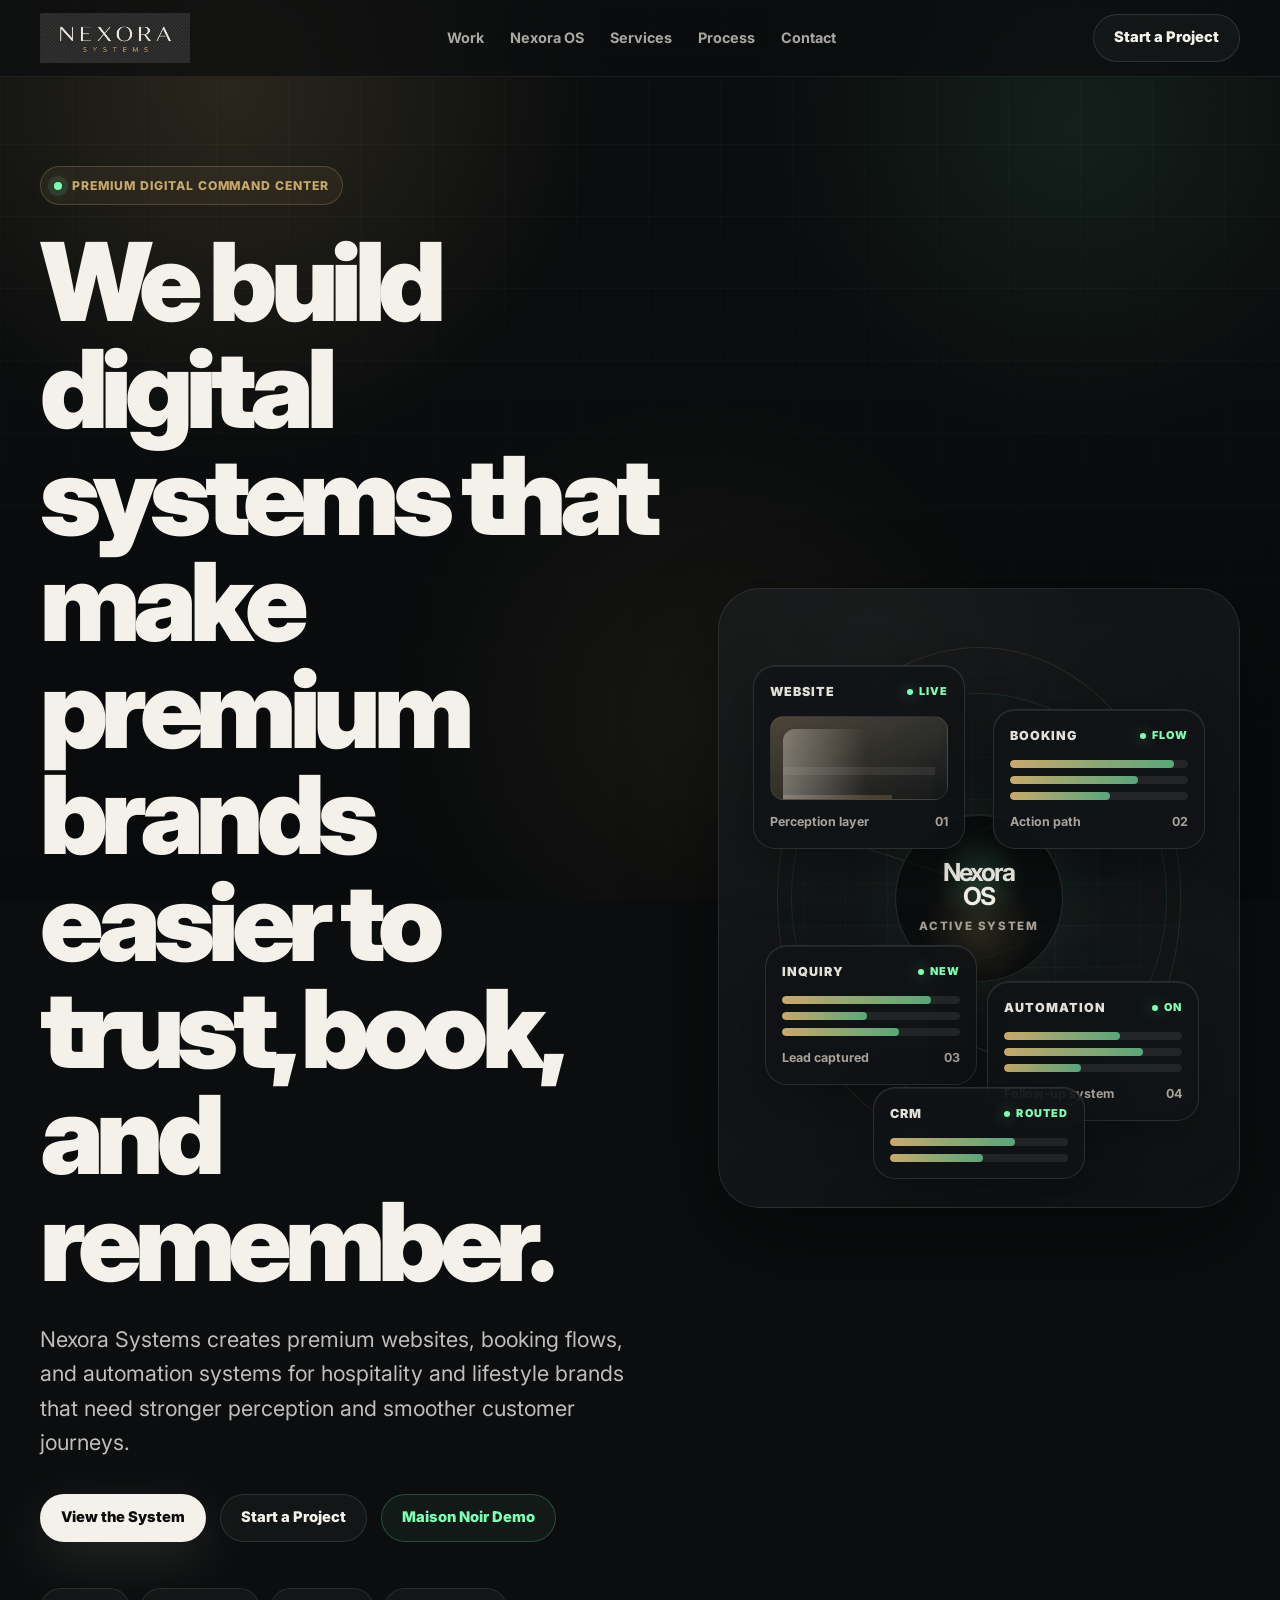
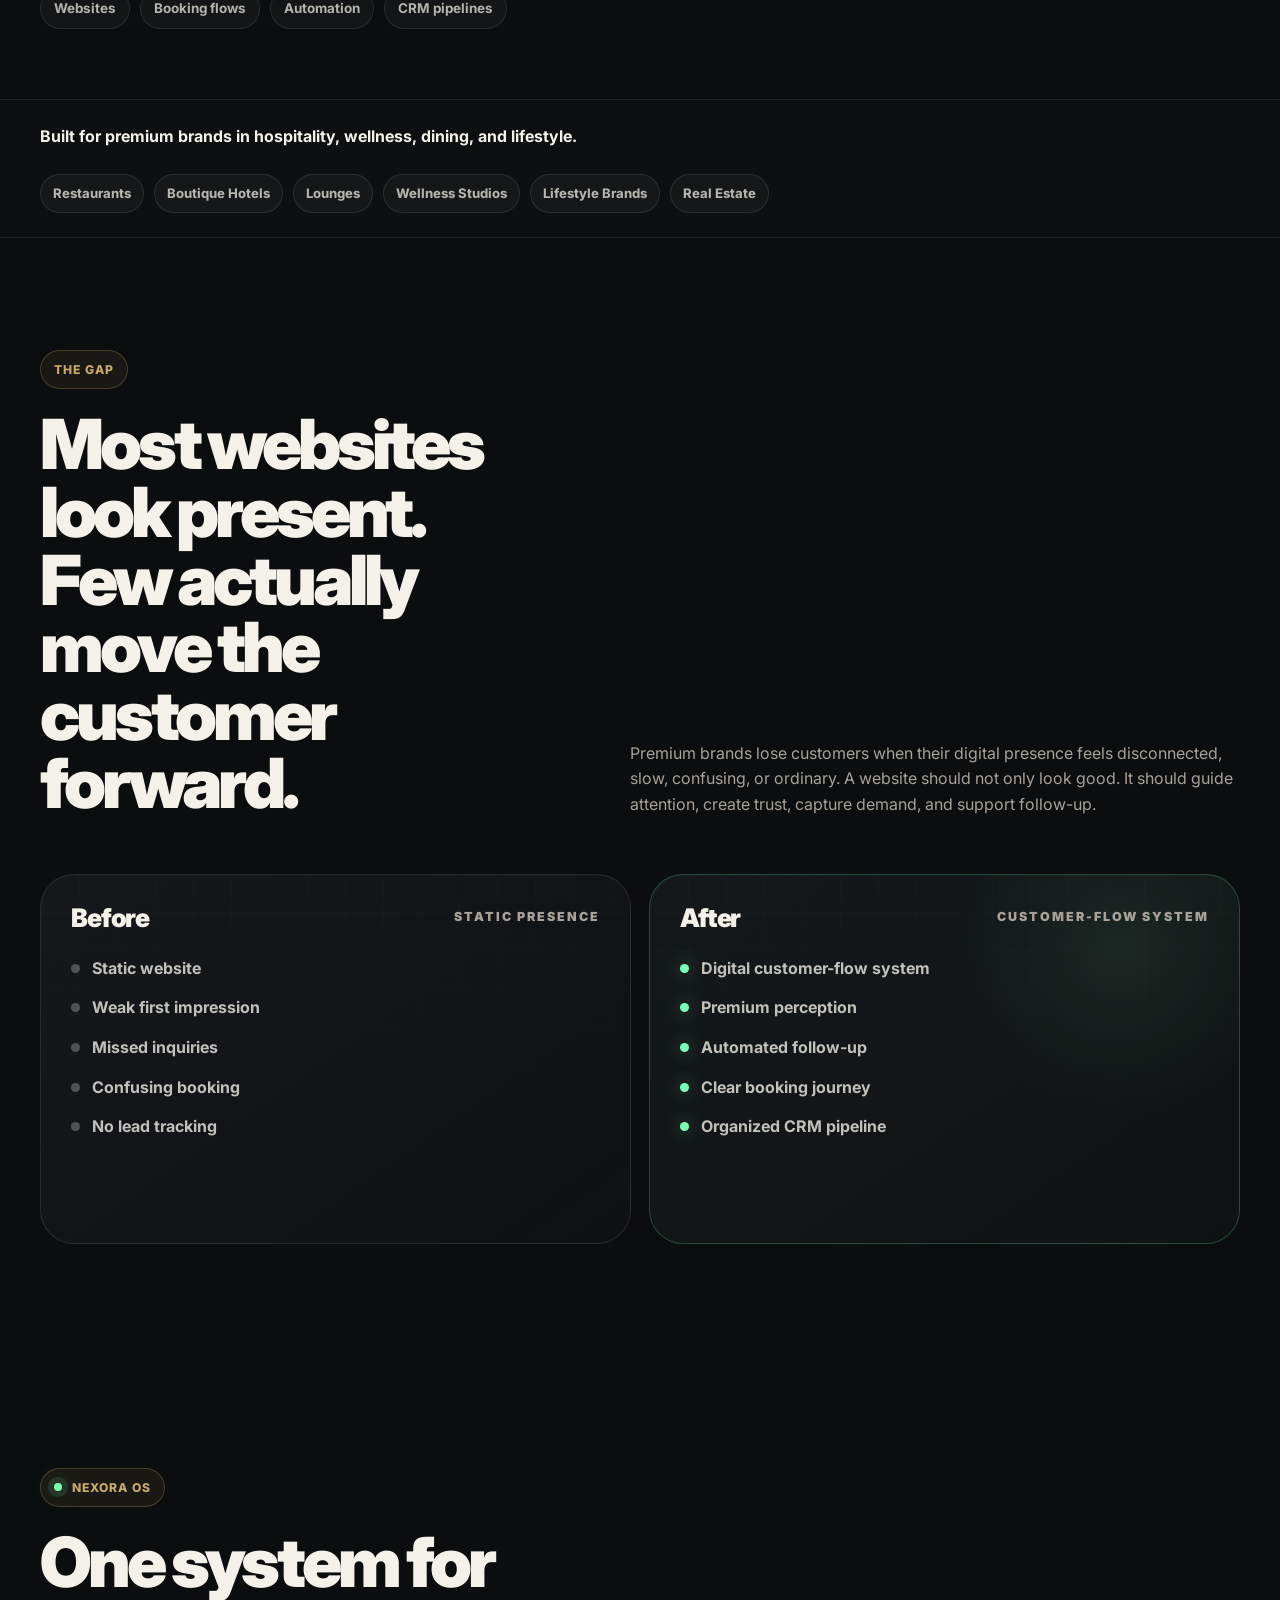
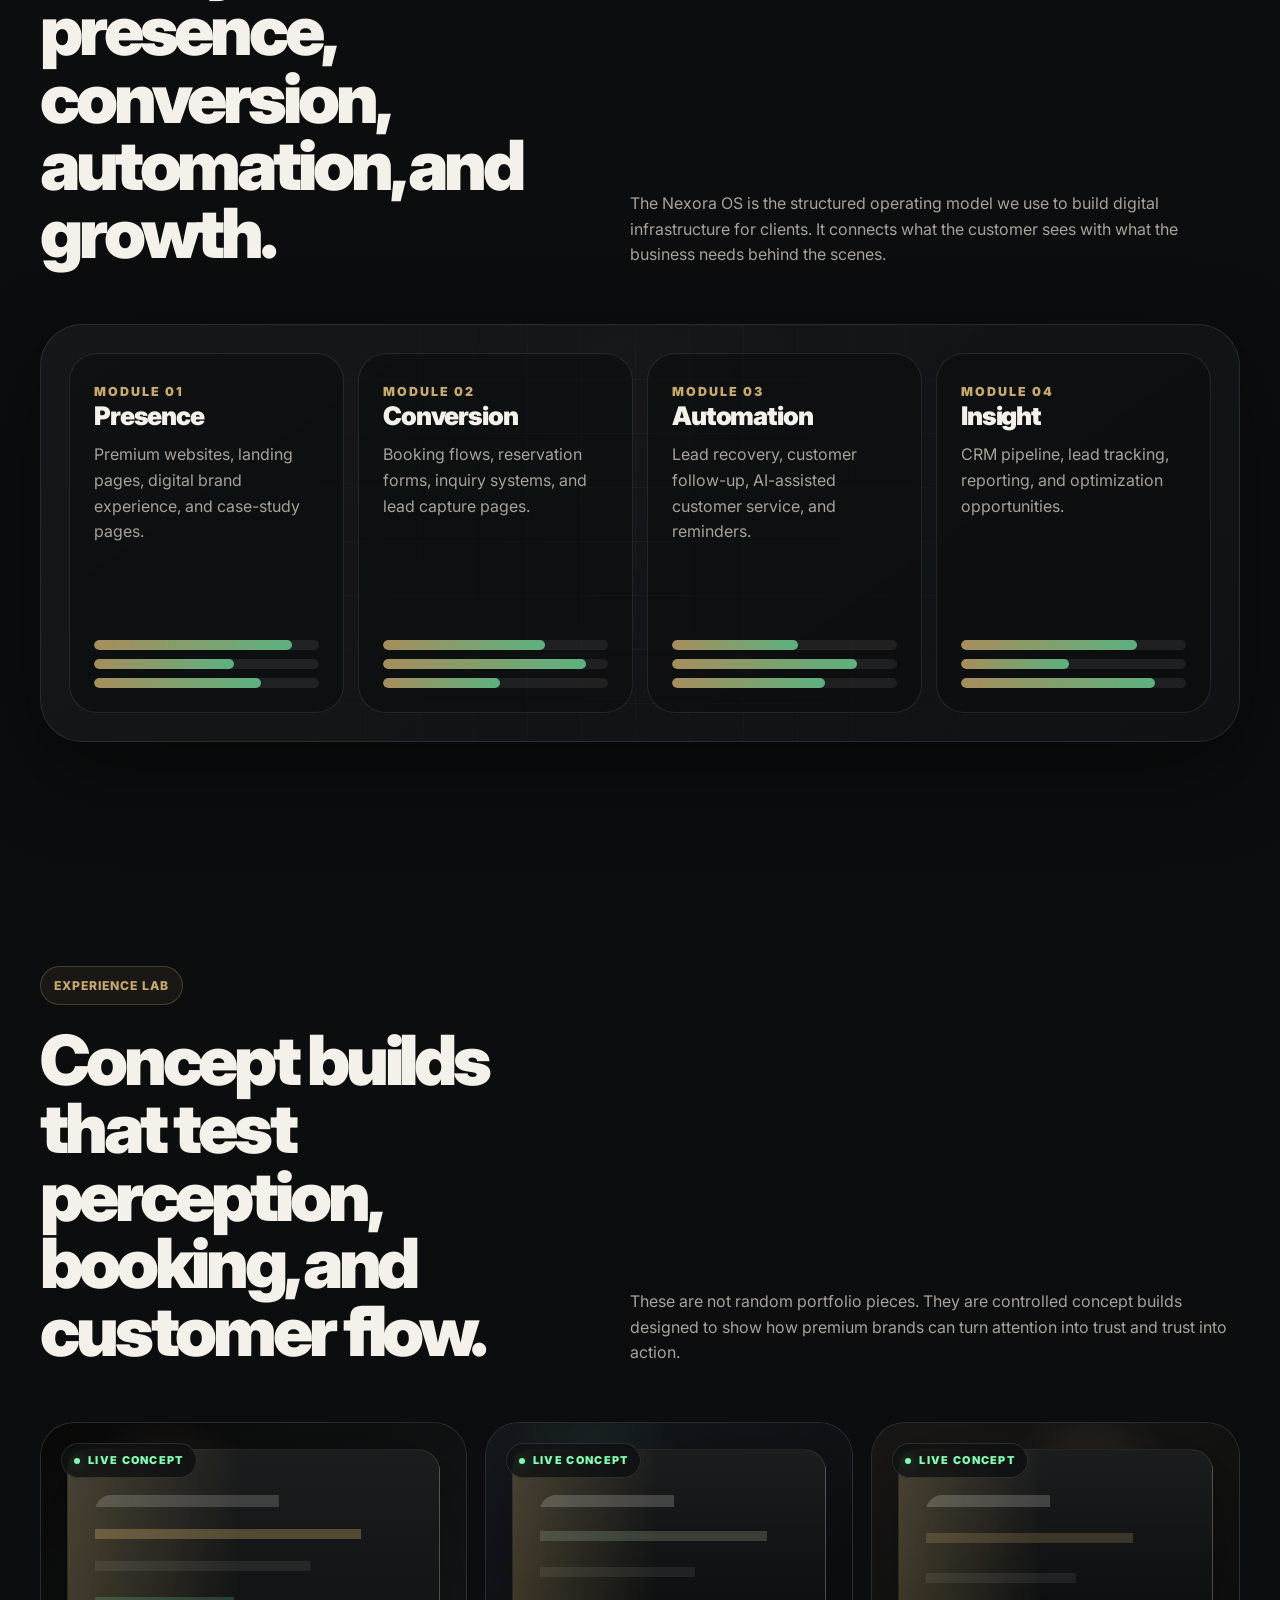
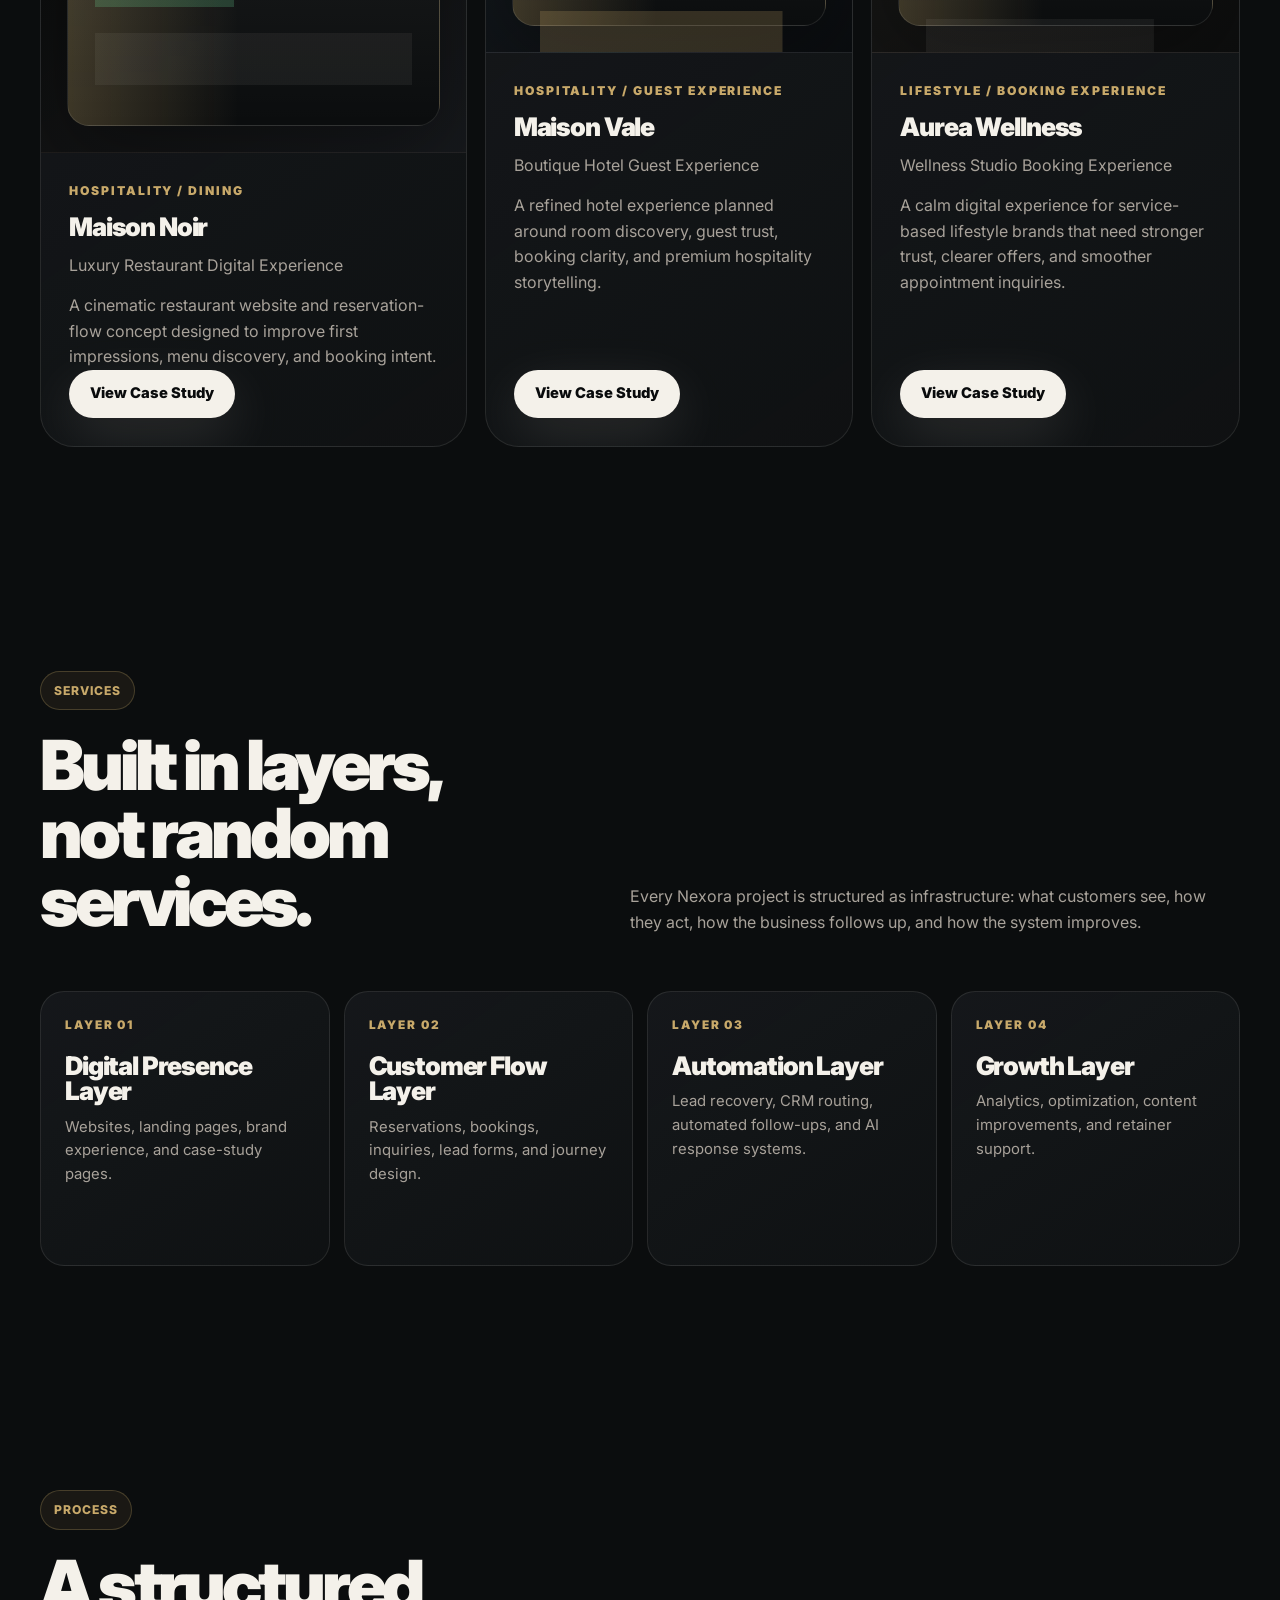
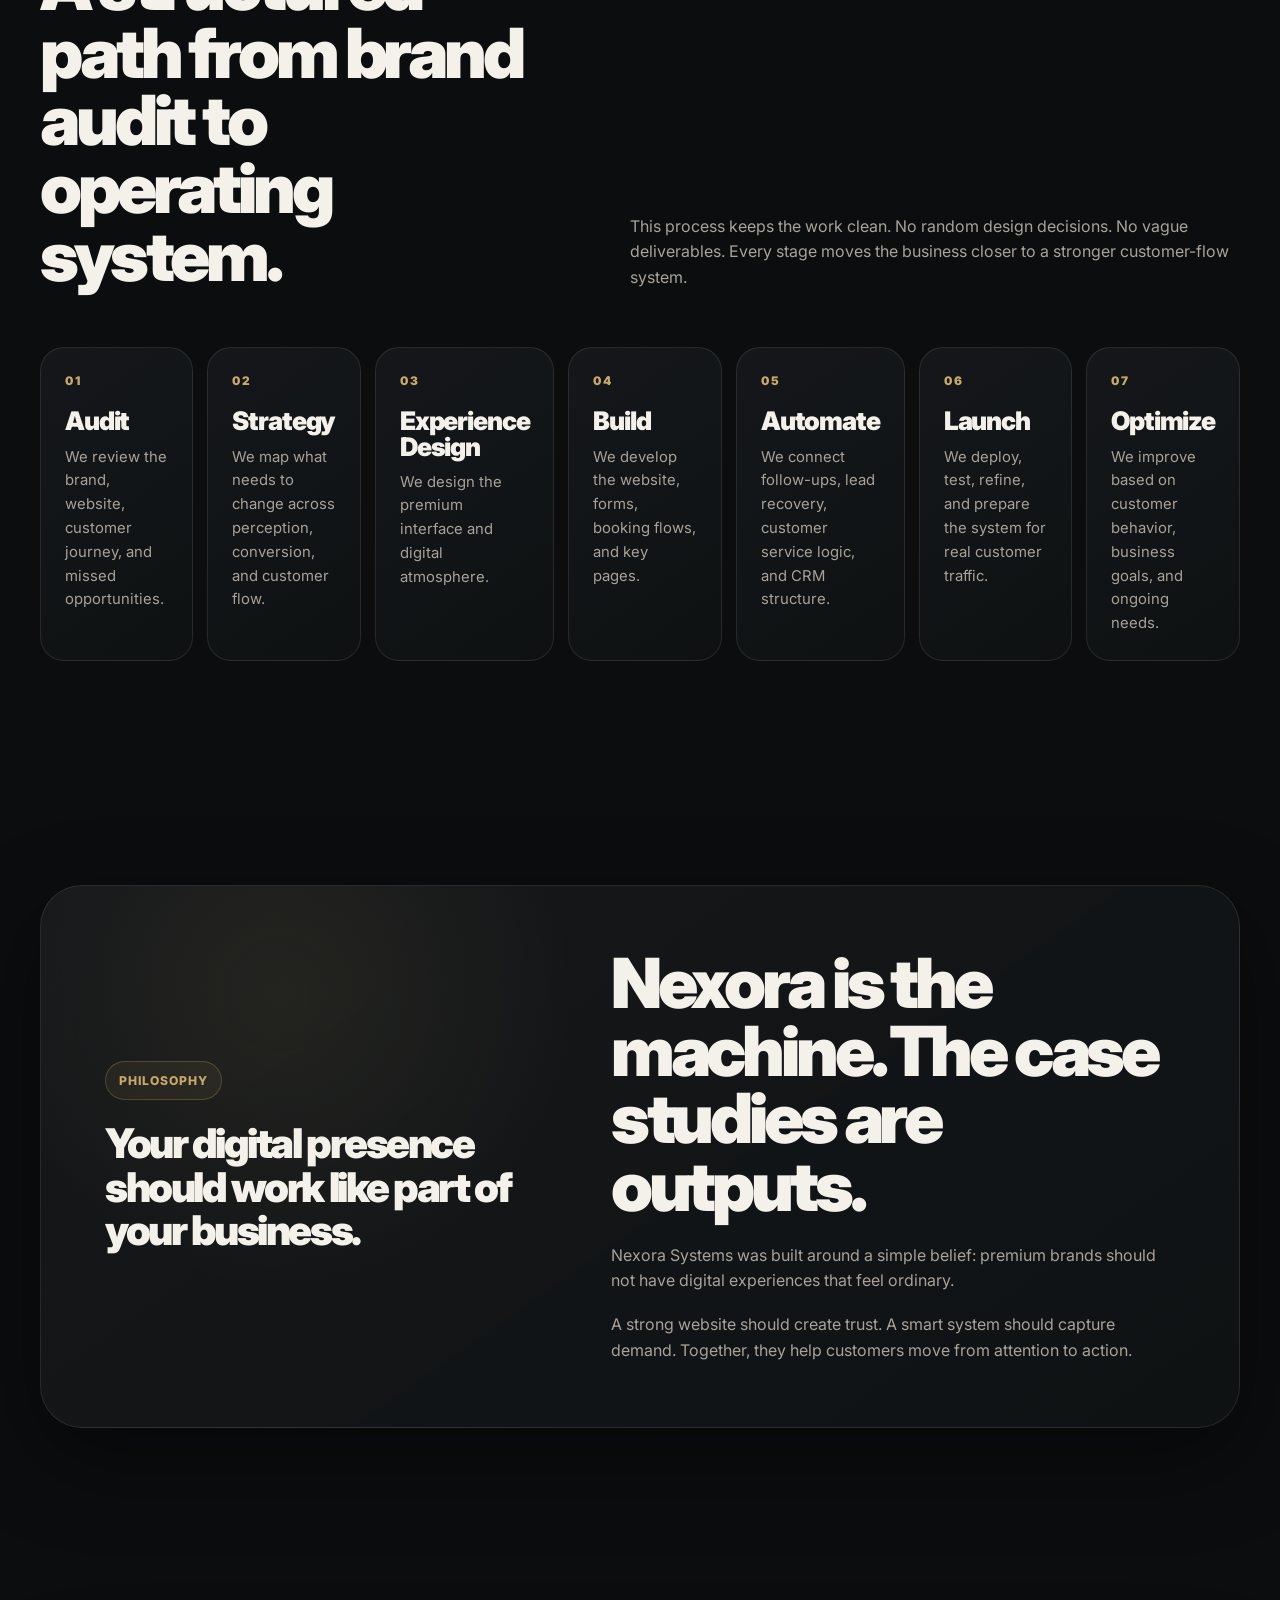
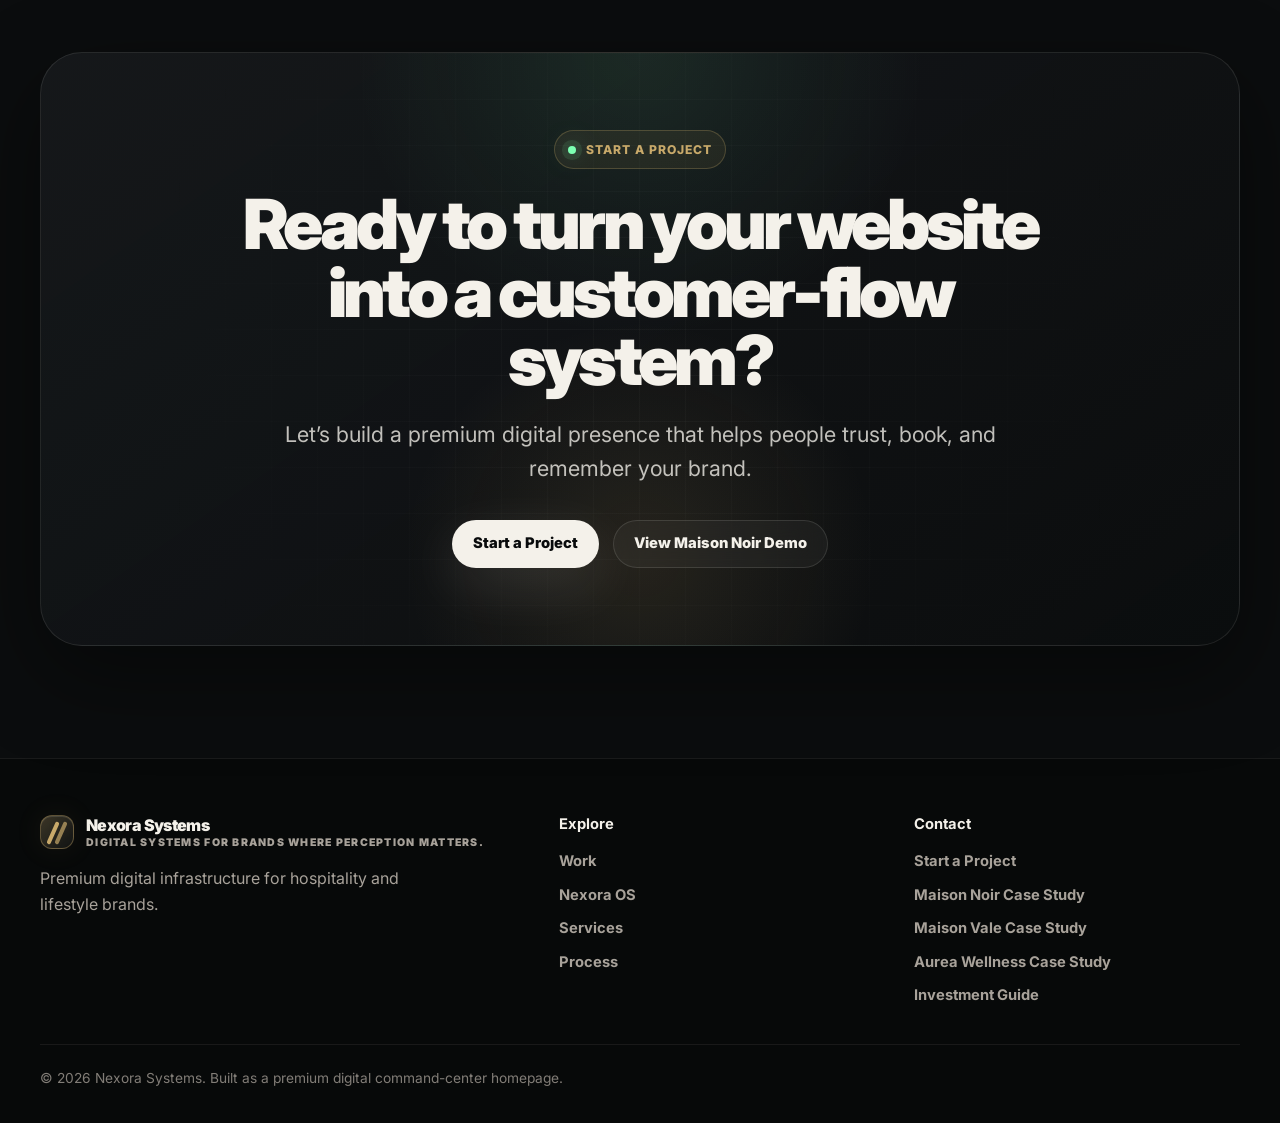
<file: index .html>
<!DOCTYPE html>
<html lang="en">
<head>
  <meta charset="UTF-8" />
  <meta name="viewport" content="width=device-width, initial-scale=1.0" />
  <title>Nexora Systems — Digital Customer-Flow Systems</title>
  <meta name="description" content="Nexora Systems builds premium websites, booking flows, automation systems, and customer-flow infrastructure for hospitality and lifestyle brands." />
  <link rel="icon" href="assets/nexora-icon.png" type="image/png" />

  <link rel="preconnect" href="https://fonts.googleapis.com" />
  <link rel="preconnect" href="https://fonts.gstatic.com" crossorigin />
  <link href="https://fonts.googleapis.com/css2?family=Inter:wght@400;500;600;700;800;900&display=swap" rel="stylesheet" />

  <style>
    .logo-brand img { width: 150px; height: auto; display: block; }
    @media (max-width: 620px) { .logo-brand img { width: 126px; } }
    :root {
      --graphite: #0B0D0E;
      --soft-black: #111315;
      --panel: #181B1E;
      --panel-2: #202428;
      --ivory: #F4F1EA;
      --stone: #A8A29A;
      --gold: #C8A96A;
      --green: #7CFFB2;
      --line: #2A2E33;
      --line-soft: rgba(244, 241, 234, 0.08);
      --glass: rgba(24, 27, 30, 0.72);
      --max: 1200px;
      --radius-xl: 34px;
      --radius-lg: 24px;
      --radius-md: 16px;
      --shadow: 0 30px 90px rgba(0, 0, 0, 0.42);
    }

    * {
      margin: 0;
      padding: 0;
      box-sizing: border-box;
    }

    html {
      scroll-behavior: smooth;
    }

    body {
      min-height: 100vh;
      font-family: Inter, system-ui, -apple-system, BlinkMacSystemFont, "Segoe UI", sans-serif;
      background: var(--graphite);
      color: var(--ivory);
      line-height: 1.6;
      overflow-x: hidden;
    }

    body::before {
      content: "";
      position: fixed;
      inset: 0;
      z-index: -5;
      pointer-events: none;
      background:
        radial-gradient(circle at 18% 10%, rgba(200, 169, 106, 0.16), transparent 28%),
        radial-gradient(circle at 84% 14%, rgba(124, 255, 178, 0.08), transparent 24%),
        radial-gradient(circle at 55% 80%, rgba(200, 169, 106, 0.08), transparent 32%),
        linear-gradient(180deg, #0B0D0E 0%, #080A0B 100%);
    }

    body::after {
      content: "";
      position: fixed;
      inset: 0;
      z-index: -4;
      pointer-events: none;
      background-image:
        linear-gradient(rgba(244, 241, 234, 0.035) 1px, transparent 1px),
        linear-gradient(90deg, rgba(244, 241, 234, 0.025) 1px, transparent 1px);
      background-size: 72px 72px;
      mask-image: linear-gradient(180deg, rgba(0,0,0,.9), rgba(0,0,0,.12));
    }

    a {
      color: inherit;
      text-decoration: none;
    }

    button,
    input,
    textarea {
      font: inherit;
    }

    .container {
      width: min(var(--max), calc(100% - 40px));
      margin: 0 auto;
    }

    .pill {
      display: inline-flex;
      align-items: center;
      gap: 10px;
      width: fit-content;
      border: 1px solid rgba(200, 169, 106, 0.26);
      background: rgba(200, 169, 106, 0.08);
      color: var(--gold);
      padding: 9px 13px;
      border-radius: 999px;
      font-size: 0.76rem;
      font-weight: 800;
      letter-spacing: 0.08em;
      text-transform: uppercase;
    }

    .pulse-dot {
      width: 8px;
      height: 8px;
      border-radius: 999px;
      background: var(--green);
      box-shadow: 0 0 0 6px rgba(124, 255, 178, 0.1), 0 0 24px rgba(124, 255, 178, 0.55);
      flex: 0 0 auto;
    }

    h1,
    h2,
    h3 {
      letter-spacing: -0.06em;
      line-height: 0.98;
      font-weight: 900;
    }

    h1 {
      font-size: clamp(3.3rem, 8.5vw, 7.4rem);
      max-width: 980px;
    }

    h2 {
      font-size: clamp(2.35rem, 5.4vw, 5.2rem);
      max-width: 880px;
    }

    h3 {
      font-size: clamp(1.25rem, 2vw, 2rem);
      letter-spacing: -0.045em;
    }

    p {
      color: var(--stone);
      font-size: 1rem;
    }

    .lead {
      color: rgba(244, 241, 234, 0.78);
      font-size: clamp(1.06rem, 1.7vw, 1.35rem);
      max-width: 750px;
    }

    .btn {
      min-height: 48px;
      display: inline-flex;
      align-items: center;
      justify-content: center;
      gap: 10px;
      padding: 0 20px;
      border-radius: 999px;
      border: 1px solid transparent;
      font-size: 0.92rem;
      font-weight: 850;
      cursor: pointer;
      transition: transform .24s ease, border-color .24s ease, background .24s ease, color .24s ease;
      white-space: nowrap;
    }

    .btn:hover {
      transform: translateY(-2px);
    }

    .btn-primary {
      background: var(--ivory);
      color: #090B0C;
      box-shadow: 0 18px 55px rgba(244, 241, 234, 0.12);
    }

    .btn-primary:hover {
      background: var(--gold);
      box-shadow: 0 18px 55px rgba(200, 169, 106, 0.18);
    }

    .btn-secondary {
      background: rgba(244, 241, 234, 0.04);
      border-color: rgba(244, 241, 234, 0.12);
      color: var(--ivory);
      backdrop-filter: blur(16px);
    }

    .btn-secondary:hover {
      border-color: rgba(200, 169, 106, 0.52);
      color: var(--gold);
    }

    .btn-ghost {
      border-color: rgba(124, 255, 178, 0.22);
      color: var(--green);
      background: rgba(124, 255, 178, 0.055);
    }

    .btn-ghost:hover {
      border-color: rgba(124, 255, 178, 0.48);
    }

    header {
      position: fixed;
      top: 0;
      left: 0;
      right: 0;
      z-index: 80;
      border-bottom: 1px solid rgba(244, 241, 234, 0.08);
      background: rgba(11, 13, 14, 0.68);
      backdrop-filter: blur(20px);
    }

    .nav {
      height: 76px;
      display: flex;
      align-items: center;
      justify-content: space-between;
      gap: 24px;
    }

    .brand {
      display: flex;
      align-items: center;
      gap: 12px;
      font-weight: 950;
      letter-spacing: -0.04em;
    }

    .brand-mark {
      width: 34px;
      height: 34px;
      border-radius: 12px;
      position: relative;
      border: 1px solid rgba(200, 169, 106, 0.38);
      background:
        linear-gradient(135deg, rgba(200,169,106,.24), transparent),
        rgba(244, 241, 234, 0.04);
      box-shadow: inset 0 1px 0 rgba(244,241,234,.12), 0 0 30px rgba(200,169,106,.08);
      overflow: hidden;
    }

    .brand-mark::before,
    .brand-mark::after {
      content: "";
      position: absolute;
      background: var(--gold);
      border-radius: 2px;
      transform: rotate(24deg);
    }

    .brand-mark::before {
      width: 4px;
      height: 24px;
      left: 10px;
      top: 5px;
    }

    .brand-mark::after {
      width: 4px;
      height: 24px;
      right: 10px;
      top: 5px;
      opacity: .7;
    }

    .brand small {
      display: block;
      color: var(--stone);
      font-size: .66rem;
      letter-spacing: .12em;
      text-transform: uppercase;
      margin-top: -3px;
    }

    .nav-links {
      display: flex;
      align-items: center;
      gap: 26px;
      color: rgba(244, 241, 234, 0.68);
      font-size: 0.9rem;
      font-weight: 700;
    }

    .nav-links a {
      transition: color .2s ease;
    }

    .nav-links a:hover {
      color: var(--ivory);
    }

    .menu-toggle {
      display: none;
      width: 44px;
      height: 44px;
      border-radius: 999px;
      background: rgba(244, 241, 234, .04);
      border: 1px solid rgba(244, 241, 234, .12);
      color: var(--ivory);
    }

    .mobile-menu {
      display: none;
      position: fixed;
      top: 86px;
      left: 20px;
      right: 20px;
      z-index: 85;
      padding: 20px;
      border-radius: 24px;
      border: 1px solid rgba(244, 241, 234, 0.1);
      background: rgba(17, 19, 21, .97);
      box-shadow: var(--shadow);
    }

    .mobile-menu.open {
      display: grid;
      gap: 16px;
    }

    .section {
      padding: 112px 0;
      position: relative;
    }

    .section-head {
      display: grid;
      grid-template-columns: .85fr 1.15fr;
      gap: 50px;
      align-items: end;
      margin-bottom: 56px;
    }

    .section-head p {
      max-width: 610px;
      justify-self: end;
    }

    .hero {
      min-height: 100vh;
      padding-top: 76px;
      display: flex;
      align-items: center;
      position: relative;
      isolation: isolate;
    }

    .hero-grid {
      display: grid;
      grid-template-columns: minmax(0, .98fr) minmax(390px, .82fr);
      gap: 54px;
      align-items: center;
      padding: 90px 0 70px;
    }

    .hero-copy .lead {
      margin-top: 26px;
    }

    .hero-actions {
      display: flex;
      flex-wrap: wrap;
      gap: 14px;
      margin-top: 34px;
    }

    .signal-row {
      display: flex;
      flex-wrap: wrap;
      gap: 10px;
      margin-top: 46px;
    }

    .signal-chip {
      border: 1px solid rgba(244, 241, 234, 0.1);
      background: rgba(244, 241, 234, 0.035);
      border-radius: 999px;
      padding: 9px 13px;
      color: rgba(244, 241, 234, 0.72);
      font-size: .84rem;
      font-weight: 700;
    }

    .command-center {
      position: relative;
      min-height: 620px;
      border: 1px solid rgba(244, 241, 234, 0.1);
      background:
        linear-gradient(145deg, rgba(24, 27, 30, .76), rgba(17, 19, 21, .78)),
        radial-gradient(circle at 30% 10%, rgba(200,169,106,.12), transparent 34%),
        radial-gradient(circle at 80% 70%, rgba(124,255,178,.08), transparent 30%);
      border-radius: 42px;
      box-shadow: var(--shadow);
      backdrop-filter: blur(22px);
      overflow: hidden;
    }

    .command-center::before {
      content: "";
      position: absolute;
      inset: 0;
      background-image:
        linear-gradient(rgba(244,241,234,.04) 1px, transparent 1px),
        linear-gradient(90deg, rgba(244,241,234,.035) 1px, transparent 1px);
      background-size: 42px 42px;
      mask-image: radial-gradient(circle at center, black, transparent 78%);
    }

    .orbit {
      position: absolute;
      inset: 58px;
      border: 1px solid rgba(200, 169, 106, .12);
      border-radius: 50%;
      animation: rotate 26s linear infinite;
    }

    .orbit.two {
      inset: 104px 72px;
      border-color: rgba(124, 255, 178, .09);
      animation-duration: 34s;
      animation-direction: reverse;
    }

    @keyframes rotate {
      to { transform: rotate(360deg); }
    }

    .system-core {
      position: absolute;
      left: 50%;
      top: 50%;
      transform: translate(-50%, -50%);
      width: 168px;
      height: 168px;
      border-radius: 50%;
      border: 1px solid rgba(244, 241, 234, .12);
      background:
        radial-gradient(circle at 50% 38%, rgba(124, 255, 178, .16), transparent 34%),
        radial-gradient(circle at 50% 70%, rgba(200, 169, 106, .16), transparent 40%),
        rgba(11, 13, 14, .78);
      display: grid;
      place-items: center;
      text-align: center;
      box-shadow: 0 0 80px rgba(124,255,178,.08), inset 0 1px 0 rgba(244,241,234,.1);
      z-index: 3;
    }

    .system-core strong {
      display: block;
      font-size: 1.55rem;
      letter-spacing: -0.08em;
      line-height: 1;
    }

    .system-core span {
      display: block;
      color: var(--stone);
      font-size: .72rem;
      text-transform: uppercase;
      letter-spacing: .14em;
      margin-top: 8px;
      font-weight: 800;
    }

    .flow-line {
      position: absolute;
      height: 1px;
      background: linear-gradient(90deg, transparent, rgba(124,255,178,.34), transparent);
      transform-origin: left center;
      z-index: 1;
      opacity: .8;
    }

    .flow-line.l1 { width: 220px; left: 120px; top: 250px; transform: rotate(18deg); }
    .flow-line.l2 { width: 240px; right: 90px; top: 280px; transform: rotate(-28deg); }
    .flow-line.l3 { width: 190px; left: 160px; bottom: 210px; transform: rotate(-20deg); }
    .flow-line.l4 { width: 210px; right: 110px; bottom: 180px; transform: rotate(20deg); }

    .dash-card {
      position: absolute;
      z-index: 4;
      width: 212px;
      border: 1px solid rgba(244, 241, 234, 0.12);
      background: rgba(17, 19, 21, 0.82);
      backdrop-filter: blur(18px);
      border-radius: 22px;
      padding: 16px;
      box-shadow: 0 18px 55px rgba(0,0,0,.32), inset 0 1px 0 rgba(244,241,234,.08);
      animation: float 7s ease-in-out infinite;
    }

    .dash-card:nth-of-type(odd) { animation-delay: -2s; }
    .dash-card:nth-of-type(even) { animation-delay: -4s; }

    @keyframes float {
      0%, 100% { transform: translateY(0); }
      50% { transform: translateY(-12px); }
    }

    .dash-card.website { left: 34px; top: 76px; }
    .dash-card.booking { right: 34px; top: 120px; }
    .dash-card.inquiry { left: 46px; bottom: 122px; }
    .dash-card.automation { right: 40px; bottom: 86px; }
    .dash-card.crm { left: 50%; transform: translateX(-50%); bottom: 28px; animation-name: float-center; }

    @keyframes float-center {
      0%, 100% { transform: translateX(-50%) translateY(0); }
      50% { transform: translateX(-50%) translateY(-12px); }
    }

    .card-top {
      display: flex;
      align-items: center;
      justify-content: space-between;
      margin-bottom: 14px;
    }

    .card-label {
      color: rgba(244, 241, 234, 0.92);
      font-size: .78rem;
      font-weight: 900;
      letter-spacing: .08em;
      text-transform: uppercase;
    }

    .status {
      display: inline-flex;
      gap: 6px;
      align-items: center;
      color: var(--green);
      font-size: .68rem;
      font-weight: 900;
      text-transform: uppercase;
      letter-spacing: .1em;
    }

    .mini-dot {
      width: 6px;
      height: 6px;
      border-radius: 999px;
      background: var(--green);
      box-shadow: 0 0 14px rgba(124,255,178,.55);
    }

    .fake-screen {
      height: 84px;
      border-radius: 14px;
      background:
        linear-gradient(135deg, rgba(200,169,106,.24), transparent),
        linear-gradient(180deg, rgba(244,241,234,.09), rgba(244,241,234,.02));
      border: 1px solid rgba(244, 241, 234, .08);
      position: relative;
      overflow: hidden;
    }

    .fake-screen::before {
      content: "";
      position: absolute;
      left: 12px;
      right: 12px;
      top: 12px;
      height: 210px;
      border-radius: 12px;
      background:
        linear-gradient(90deg, rgba(244,241,234,.34), transparent 55%),
        linear-gradient(rgba(244,241,234,.08) 0 0) 0 38px / 100% 8px no-repeat,
        linear-gradient(rgba(200,169,106,.24) 0 0) 0 66px / 72% 8px no-repeat,
        linear-gradient(rgba(124,255,178,.18) 0 0) 0 96px / 48% 8px no-repeat,
        linear-gradient(rgba(244,241,234,.06) 0 0) 0 132px / 92% 46px no-repeat;
      animation: previewScroll 7s ease-in-out infinite;
    }

    @keyframes previewScroll {
      0%, 100% { transform: translateY(0); }
      50% { transform: translateY(-92px); }
    }

    .mini-flow {
      display: grid;
      gap: 8px;
      margin-top: 8px;
    }

    .mini-flow span {
      height: 8px;
      border-radius: 999px;
      background: rgba(244,241,234,.08);
      position: relative;
      overflow: hidden;
    }

    .mini-flow span::before {
      content: "";
      position: absolute;
      inset: 0;
      width: var(--w, 64%);
      background: linear-gradient(90deg, var(--gold), rgba(124,255,178,.6));
      border-radius: inherit;
      animation: flowPulse 3.4s ease-in-out infinite;
      transform-origin: left center;
    }

    @keyframes flowPulse {
      0%, 100% { transform: scaleX(.72); opacity: .66; }
      50% { transform: scaleX(1); opacity: 1; }
    }

    .metric {
      display: flex;
      justify-content: space-between;
      gap: 12px;
      margin-top: 12px;
      color: var(--stone);
      font-size: .78rem;
      font-weight: 700;
    }

    .market-strip {
      border-top: 1px solid var(--line-soft);
      border-bottom: 1px solid var(--line-soft);
      background: rgba(17,19,21,.52);
      padding: 24px 0;
    }

    .market-inner {
      display: flex;
      align-items: center;
      justify-content: space-between;
      gap: 24px;
      flex-wrap: wrap;
    }

    .tags {
      display: flex;
      flex-wrap: wrap;
      gap: 10px;
    }

    .tag {
      padding: 8px 12px;
      border-radius: 999px;
      border: 1px solid rgba(244, 241, 234, 0.1);
      background: rgba(244, 241, 234, 0.035);
      color: rgba(244, 241, 234, 0.72);
      font-size: .82rem;
      font-weight: 750;
    }

    .comparison {
      display: grid;
      grid-template-columns: 1fr 1fr;
      gap: 18px;
      margin-top: 46px;
    }

    .compare-card {
      border: 1px solid rgba(244, 241, 234, .1);
      background: linear-gradient(145deg, rgba(24,27,30,.82), rgba(17,19,21,.72));
      border-radius: var(--radius-xl);
      padding: 30px;
      min-height: 370px;
      position: relative;
      overflow: hidden;
    }

    .compare-card::before {
      content: "";
      position: absolute;
      inset: 0;
      opacity: .65;
      background-image:
        linear-gradient(rgba(244,241,234,.035) 1px, transparent 1px),
        linear-gradient(90deg, rgba(244,241,234,.03) 1px, transparent 1px);
      background-size: 38px 38px;
      mask-image: linear-gradient(180deg, black, transparent 80%);
    }

    .compare-card > * {
      position: relative;
      z-index: 2;
    }

    .compare-card.after {
      border-color: rgba(124,255,178,.22);
      background:
        radial-gradient(circle at 80% 20%, rgba(124,255,178,.08), transparent 30%),
        linear-gradient(145deg, rgba(24,27,30,.86), rgba(17,19,21,.76));
    }

    .compare-title {
      display: flex;
      align-items: center;
      justify-content: space-between;
      gap: 12px;
      margin-bottom: 26px;
    }

    .compare-title span {
      color: var(--stone);
      font-size: .78rem;
      text-transform: uppercase;
      letter-spacing: .16em;
      font-weight: 900;
    }

    .compare-list {
      list-style: none;
      display: grid;
      gap: 14px;
    }

    .compare-list li {
      display: flex;
      align-items: flex-start;
      gap: 12px;
      color: rgba(244, 241, 234, .78);
      font-weight: 700;
    }

    .compare-list li::before {
      content: "";
      width: 9px;
      height: 9px;
      border-radius: 999px;
      margin-top: 8px;
      flex: 0 0 auto;
      background: rgba(244, 241, 234, .28);
    }

    .after .compare-list li::before {
      background: var(--green);
      box-shadow: 0 0 18px rgba(124,255,178,.42);
    }

    .os-board {
      border: 1px solid rgba(244, 241, 234, .1);
      border-radius: 42px;
      background:
        linear-gradient(145deg, rgba(24,27,30,.78), rgba(17,19,21,.86)),
        radial-gradient(circle at 50% 20%, rgba(200,169,106,.08), transparent 28%);
      box-shadow: var(--shadow);
      padding: 28px;
      position: relative;
      overflow: hidden;
    }

    .os-board::before {
      content: "";
      position: absolute;
      inset: 0;
      background-image:
        linear-gradient(rgba(244,241,234,.04) 1px, transparent 1px),
        linear-gradient(90deg, rgba(244,241,234,.03) 1px, transparent 1px);
      background-size: 54px 54px;
      mask-image: radial-gradient(circle at center, black, transparent 80%);
    }

    .os-layout {
      position: relative;
      z-index: 2;
      display: grid;
      grid-template-columns: repeat(4, 1fr);
      gap: 14px;
    }

    .module {
      min-height: 360px;
      border: 1px solid rgba(244, 241, 234, .1);
      border-radius: 28px;
      background: rgba(11, 13, 14, .56);
      padding: 24px;
      display: flex;
      flex-direction: column;
      justify-content: space-between;
      transition: transform .24s ease, border-color .24s ease, background .24s ease;
    }

    .module:hover {
      transform: translateY(-6px);
      border-color: rgba(200,169,106,.38);
      background: rgba(17, 19, 21, .74);
    }

    .module-number {
      color: var(--gold);
      font-size: .78rem;
      font-weight: 950;
      letter-spacing: .16em;
      text-transform: uppercase;
    }

    .module p {
      margin-top: 14px;
    }

    .module-visual {
      margin-top: 28px;
      display: grid;
      gap: 9px;
    }

    .module-visual span {
      height: 10px;
      border-radius: 999px;
      background: rgba(244,241,234,.08);
      overflow: hidden;
      position: relative;
    }

    .module-visual span::before {
      content: "";
      position: absolute;
      inset: 0;
      width: var(--w, 72%);
      background: linear-gradient(90deg, rgba(200,169,106,.8), rgba(124,255,178,.65));
      border-radius: inherit;
    }

    .lab-grid {
      display: grid;
      grid-template-columns: 1.1fr .95fr .95fr;
      gap: 18px;
    }

    .case {
      border: 1px solid rgba(244, 241, 234, .1);
      border-radius: var(--radius-xl);
      background: linear-gradient(145deg, rgba(24,27,30,.82), rgba(17,19,21,.72));
      overflow: hidden;
      min-height: 520px;
      display: flex;
      flex-direction: column;
      transition: transform .24s ease, border-color .24s ease;
    }

    .case:hover {
      transform: translateY(-6px);
      border-color: rgba(200,169,106,.38);
    }

    .case.featured {
      min-height: 610px;
    }

    .case-visual {
      min-height: 230px;
      border-bottom: 1px solid rgba(244,241,234,.08);
      position: relative;
      overflow: hidden;
      background:
        radial-gradient(circle at 30% 30%, rgba(200,169,106,.18), transparent 28%),
        linear-gradient(145deg, rgba(9,8,7,.9), rgba(24,27,30,.8));
    }

    .case.featured .case-visual {
      min-height: 330px;
    }

    .case-visual::before {
      content: "";
      position: absolute;
      inset: 26px;
      border: 1px solid rgba(244,241,234,.1);
      border-radius: 22px;
      background:
        linear-gradient(180deg, rgba(244,241,234,.07), transparent),
        linear-gradient(90deg, rgba(200,169,106,.26), transparent 46%),
        #0B0D0E;
      box-shadow: 0 20px 80px rgba(0,0,0,.35);
    }

    .case-visual::after {
      content: "";
      position: absolute;
      left: 54px;
      right: 54px;
      top: 72px;
      height: 210px;
      border-radius: 16px;
      background:
        linear-gradient(rgba(244,241,234,.18) 0 0) 0 0 / 58% 12px no-repeat,
        linear-gradient(rgba(200,169,106,.35) 0 0) 0 34px / 84% 10px no-repeat,
        linear-gradient(rgba(244,241,234,.08) 0 0) 0 66px / 68% 10px no-repeat,
        linear-gradient(rgba(124,255,178,.18) 0 0) 0 102px / 44% 10px no-repeat,
        linear-gradient(rgba(244,241,234,.06) 0 0) 0 138px / 100% 52px no-repeat;
      animation: casePreviewScroll 8s ease-in-out infinite;
    }

    @keyframes casePreviewScroll {
      0%, 100% { transform: translateY(0); }
      50% { transform: translateY(-54px); }
    }

    .case-visual.hotel {
      background:
        radial-gradient(circle at 30% 20%, rgba(124,255,178,.08), transparent 28%),
        linear-gradient(145deg, rgba(21,25,30,.95), rgba(9,12,15,.88));
    }

    .case-visual.wellness {
      background:
        radial-gradient(circle at 60% 25%, rgba(200,169,106,.14), transparent 30%),
        linear-gradient(145deg, rgba(26,24,22,.95), rgba(12,13,13,.88));
    }

    .case-visual.hotel::after {
      background:
        linear-gradient(rgba(244,241,234,.2) 0 0) 0 0 / 52% 12px no-repeat,
        linear-gradient(rgba(126,143,120,.35) 0 0) 0 36px / 88% 10px no-repeat,
        linear-gradient(rgba(244,241,234,.08) 0 0) 0 72px / 60% 10px no-repeat,
        linear-gradient(rgba(200,169,106,.22) 0 0) 0 116px / 94% 48px no-repeat;
    }

    .case-visual.wellness::after {
      background:
        linear-gradient(rgba(244,241,234,.2) 0 0) 0 0 / 48% 12px no-repeat,
        linear-gradient(rgba(200,169,106,.22) 0 0) 0 38px / 80% 10px no-repeat,
        linear-gradient(rgba(244,241,234,.08) 0 0) 0 78px / 58% 10px no-repeat,
        linear-gradient(rgba(244,241,234,.06) 0 0) 0 124px / 88% 52px no-repeat;
    }

    .case-status {
      position: absolute;
      left: 20px;
      top: 20px;
      z-index: 3;
      display: inline-flex;
      align-items: center;
      gap: 8px;
      border: 1px solid rgba(244,241,234,.12);
      background: rgba(11,13,14,.72);
      backdrop-filter: blur(14px);
      color: var(--green);
      padding: 8px 12px;
      border-radius: 999px;
      font-size: .68rem;
      font-weight: 950;
      letter-spacing: .12em;
      text-transform: uppercase;
    }

    .case-body {
      padding: 28px;
      flex: 1;
      display: flex;
      flex-direction: column;
    }

    .case-category {
      color: var(--gold);
      font-size: .76rem;
      text-transform: uppercase;
      letter-spacing: .16em;
      font-weight: 950;
      margin-bottom: 14px;
    }

    .case-body p {
      margin-top: 14px;
    }

    .case-body .btn {
      margin-top: auto;
      align-self: flex-start;
    }

    .layer-grid,
    .process-grid {
      display: grid;
      gap: 14px;
    }

    .layer-grid {
      grid-template-columns: repeat(4, 1fr);
    }

    .process-grid {
      grid-template-columns: repeat(7, 1fr);
    }

    .layer,
    .process-step {
      border: 1px solid rgba(244,241,234,.1);
      border-radius: 24px;
      background: linear-gradient(145deg, rgba(24,27,30,.78), rgba(17,19,21,.74));
      padding: 24px;
      min-height: 275px;
      transition: transform .24s ease, border-color .24s ease;
    }

    .process-step {
      min-height: 310px;
    }

    .layer:hover,
    .process-step:hover {
      transform: translateY(-5px);
      border-color: rgba(200,169,106,.34);
    }

    .layer span,
    .process-step span {
      display: block;
      color: var(--gold);
      font-size: .74rem;
      text-transform: uppercase;
      letter-spacing: .16em;
      font-weight: 950;
      margin-bottom: 18px;
    }

    .layer p,
    .process-step p {
      margin-top: 12px;
      font-size: .93rem;
    }

    .philosophy-card {
      display: grid;
      grid-template-columns: .9fr 1.1fr;
      gap: 44px;
      align-items: center;
      border: 1px solid rgba(244,241,234,.1);
      border-radius: 42px;
      padding: clamp(30px, 5vw, 66px);
      background:
        radial-gradient(circle at 20% 20%, rgba(200,169,106,.09), transparent 28%),
        linear-gradient(145deg, rgba(24,27,30,.8), rgba(17,19,21,.84));
      box-shadow: var(--shadow);
    }

    .quote {
      font-size: clamp(1.65rem, 3.2vw, 3rem);
      line-height: 1.06;
      letter-spacing: -0.06em;
      font-weight: 900;
      color: var(--ivory);
    }

    .philosophy-card p + p {
      margin-top: 18px;
    }

    .cta-panel {
      border: 1px solid rgba(244,241,234,.1);
      border-radius: 42px;
      padding: clamp(34px, 6vw, 84px);
      text-align: center;
      background:
        radial-gradient(circle at 50% 0%, rgba(124,255,178,.09), transparent 34%),
        radial-gradient(circle at 50% 85%, rgba(200,169,106,.12), transparent 30%),
        linear-gradient(145deg, rgba(24,27,30,.8), rgba(11,13,14,.92));
      box-shadow: var(--shadow);
      position: relative;
      overflow: hidden;
    }

    .cta-panel::before {
      content: "";
      position: absolute;
      inset: 0;
      background-image:
        linear-gradient(rgba(244,241,234,.035) 1px, transparent 1px),
        linear-gradient(90deg, rgba(244,241,234,.03) 1px, transparent 1px);
      background-size: 46px 46px;
      mask-image: radial-gradient(circle at center, black, transparent 78%);
    }

    .cta-panel > * {
      position: relative;
      z-index: 2;
    }

    .cta-panel h2,
    .cta-panel p {
      margin-left: auto;
      margin-right: auto;
    }

    .cta-panel p {
      margin-top: 22px;
    }

    .cta-actions {
      margin-top: 34px;
      display: flex;
      justify-content: center;
      gap: 14px;
      flex-wrap: wrap;
    }

    footer {
      border-top: 1px solid var(--line-soft);
      background: #070909;
      padding: 54px 0 34px;
    }

    .footer-grid {
      display: grid;
      grid-template-columns: 1.2fr .8fr .8fr;
      gap: 30px;
      align-items: start;
    }

    .footer-grid p {
      margin-top: 14px;
      max-width: 400px;
    }

    .footer-links {
      display: grid;
      gap: 10px;
      color: var(--stone);
      font-size: .92rem;
      font-weight: 700;
    }

    .footer-links strong {
      color: var(--ivory);
      margin-bottom: 4px;
    }

    .footer-links a:hover {
      color: var(--gold);
    }

    .copyright {
      margin-top: 36px;
      padding-top: 22px;
      border-top: 1px solid rgba(244,241,234,.07);
      font-size: .86rem;
      color: rgba(168,162,154,.76);
    }

    .reveal {
      opacity: 0;
      transform: translateY(20px);
      transition: opacity .68s ease, transform .68s ease;
    }

    .reveal.visible {
      opacity: 1;
      transform: translateY(0);
    }

    @media (max-width: 1100px) {
      .hero-grid,
      .section-head,
      .philosophy-card {
        grid-template-columns: 1fr;
      }

      .section-head p {
        justify-self: start;
      }

      .command-center {
        min-height: 560px;
      }

      .os-layout,
      .layer-grid {
        grid-template-columns: repeat(2, 1fr);
      }

      .lab-grid {
        grid-template-columns: 1fr;
      }

      .case,
      .case.featured {
        min-height: auto;
      }

      .process-grid {
        grid-template-columns: repeat(2, 1fr);
      }
    }

    @media (max-width: 860px) {
      .nav-links,
      .nav > .btn {
        display: none;
      }

      .menu-toggle {
        display: inline-flex;
        align-items: center;
        justify-content: center;
      }

      .section {
        padding: 82px 0;
      }

      .hero {
        min-height: auto;
      }

      .hero-grid {
        padding: 82px 0 58px;
      }

      .comparison,
      .footer-grid {
        grid-template-columns: 1fr;
      }

      .command-center {
        min-height: 660px;
      }

      .dash-card {
        width: 205px;
      }

      .dash-card.website { left: 22px; top: 46px; }
      .dash-card.booking { right: 22px; top: 150px; }
      .dash-card.inquiry { left: 24px; bottom: 170px; }
      .dash-card.automation { right: 24px; bottom: 88px; }
      .dash-card.crm { bottom: 24px; }

      .system-core {
        width: 140px;
        height: 140px;
      }
    }

    @media (max-width: 620px) {
      .container {
        width: min(var(--max), calc(100% - 28px));
      }

      .hero-actions,
      .cta-actions {
        width: 100%;
      }

      .btn {
        width: 100%;
      }

      .market-inner {
        align-items: flex-start;
      }

      .os-layout,
      .layer-grid,
      .process-grid {
        grid-template-columns: 1fr;
      }

      .command-center {
        min-height: 720px;
        border-radius: 30px;
      }

      .orbit,
      .orbit.two,
      .flow-line {
        display: none;
      }

      .system-core {
        top: 50%;
      }

      .dash-card {
        width: calc(100% - 44px);
        left: 22px !important;
        right: auto !important;
      }

      .dash-card.website { top: 26px; }
      .dash-card.booking { top: 154px; }
      .dash-card.inquiry { bottom: 194px; }
      .dash-card.automation { bottom: 70px; }
      .dash-card.crm { display: none; }

      .case-visual,
      .case.featured .case-visual {
        min-height: 250px;
      }
    }
  </style>
</head>
<body>
  <header>
    <div class="container nav">
      <a class="brand logo-brand" href="#top" aria-label="Nexora Systems home">
        <img src="assets/nexora-logo.png" alt="Nexora Systems logo" />
      </a>

      <nav class="nav-links" aria-label="Primary navigation">
        <a href="#work">Work</a>
        <a href="#os">Nexora OS</a>
        <a href="#services">Services</a>
        <a href="#process">Process</a>
        <a href="#contact">Contact</a>
      </nav>

      <a class="btn btn-secondary" href="https://tally.so/r/A7A96e" target="_blank" rel="noopener">Start a Project</a>
      <button class="menu-toggle" id="menuToggle" aria-label="Open menu">☰</button>
    </div>

    <nav class="mobile-menu" id="mobileMenu" aria-label="Mobile navigation">
      <a href="#work">Work</a>
      <a href="#os">Nexora OS</a>
      <a href="#services">Services</a>
      <a href="#process">Process</a>
      <a href="https://tally.so/r/A7A96e" target="_blank" rel="noopener" class="btn btn-secondary">Start a Project</a>
    </nav>
  </header>

  <main>
    <section class="hero" id="top">
      <div class="container hero-grid">
        <div class="hero-copy reveal">
          <div class="pill"><span class="pulse-dot"></span> Premium digital command center</div>
          <h1 style="margin-top: 24px;">We build digital systems that make premium brands easier to trust, book, and remember.</h1>
          <p class="lead">Nexora Systems creates premium websites, booking flows, and automation systems for hospitality and lifestyle brands that need stronger perception and smoother customer journeys.</p>

          <div class="hero-actions">
            <a href="#os" class="btn btn-primary">View the System</a>
            <a href="https://tally.so/r/A7A96e" target="_blank" rel="noopener" class="btn btn-secondary">Start a Project</a>
            <a href="https://maison-noir-restaurant-demo.netlify.app/" target="_blank" rel="noopener" class="btn btn-ghost">Maison Noir Demo</a>
          </div>

          <div class="signal-row" aria-label="Core service signals">
            <span class="signal-chip">Websites</span>
            <span class="signal-chip">Booking flows</span>
            <span class="signal-chip">Automation</span>
            <span class="signal-chip">CRM pipelines</span>
          </div>
        </div>

        <div class="command-center reveal" aria-label="Nexora digital command center visual">
          <div class="orbit"></div>
          <div class="orbit two"></div>
          <div class="flow-line l1"></div>
          <div class="flow-line l2"></div>
          <div class="flow-line l3"></div>
          <div class="flow-line l4"></div>

          <div class="system-core">
            <div>
              <strong>Nexora<br>OS</strong>
              <span>Active system</span>
            </div>
          </div>

          <article class="dash-card website">
            <div class="card-top">
              <span class="card-label">Website</span>
              <span class="status"><span class="mini-dot"></span>Live</span>
            </div>
            <div class="fake-screen"></div>
            <div class="metric"><span>Perception layer</span><strong>01</strong></div>
          </article>

          <article class="dash-card booking">
            <div class="card-top">
              <span class="card-label">Booking</span>
              <span class="status"><span class="mini-dot"></span>Flow</span>
            </div>
            <div class="mini-flow">
              <span style="--w: 92%"></span>
              <span style="--w: 72%"></span>
              <span style="--w: 56%"></span>
            </div>
            <div class="metric"><span>Action path</span><strong>02</strong></div>
          </article>

          <article class="dash-card inquiry">
            <div class="card-top">
              <span class="card-label">Inquiry</span>
              <span class="status"><span class="mini-dot"></span>New</span>
            </div>
            <div class="mini-flow">
              <span style="--w: 84%"></span>
              <span style="--w: 48%"></span>
              <span style="--w: 66%"></span>
            </div>
            <div class="metric"><span>Lead captured</span><strong>03</strong></div>
          </article>

          <article class="dash-card automation">
            <div class="card-top">
              <span class="card-label">Automation</span>
              <span class="status"><span class="mini-dot"></span>On</span>
            </div>
            <div class="mini-flow">
              <span style="--w: 65%"></span>
              <span style="--w: 78%"></span>
              <span style="--w: 43%"></span>
            </div>
            <div class="metric"><span>Follow-up system</span><strong>04</strong></div>
          </article>

          <article class="dash-card crm">
            <div class="card-top">
              <span class="card-label">CRM</span>
              <span class="status"><span class="mini-dot"></span>Routed</span>
            </div>
            <div class="mini-flow">
              <span style="--w: 70%"></span>
              <span style="--w: 52%"></span>
            </div>
          </article>
        </div>
      </div>
    </section>

    <section class="market-strip">
      <div class="container market-inner reveal">
        <p><strong style="color: var(--ivory);">Built for premium brands in hospitality, wellness, dining, and lifestyle.</strong></p>
        <div class="tags">
          <span class="tag">Restaurants</span>
          <span class="tag">Boutique Hotels</span>
          <span class="tag">Lounges</span>
          <span class="tag">Wellness Studios</span>
          <span class="tag">Lifestyle Brands</span>
          <span class="tag">Real Estate</span>
        </div>
      </div>
    </section>

    <section class="section" id="problem">
      <div class="container">
        <div class="section-head reveal">
          <div>
            <div class="pill">The gap</div>
            <h2 style="margin-top: 22px;">Most websites look present. Few actually move the customer forward.</h2>
          </div>
          <p>Premium brands lose customers when their digital presence feels disconnected, slow, confusing, or ordinary. A website should not only look good. It should guide attention, create trust, capture demand, and support follow-up.</p>
        </div>

        <div class="comparison">
          <article class="compare-card reveal">
            <div class="compare-title">
              <h3>Before</h3>
              <span>Static presence</span>
            </div>
            <ul class="compare-list">
              <li>Static website</li>
              <li>Weak first impression</li>
              <li>Missed inquiries</li>
              <li>Confusing booking</li>
              <li>No lead tracking</li>
            </ul>
          </article>

          <article class="compare-card after reveal">
            <div class="compare-title">
              <h3>After</h3>
              <span>Customer-flow system</span>
            </div>
            <ul class="compare-list">
              <li>Digital customer-flow system</li>
              <li>Premium perception</li>
              <li>Automated follow-up</li>
              <li>Clear booking journey</li>
              <li>Organized CRM pipeline</li>
            </ul>
          </article>
        </div>
      </div>
    </section>

    <section class="section" id="os">
      <div class="container">
        <div class="section-head reveal">
          <div>
            <div class="pill"><span class="pulse-dot"></span> Nexora OS</div>
            <h2 style="margin-top: 22px;">One system for presence, conversion, automation, and growth.</h2>
          </div>
          <p>The Nexora OS is the structured operating model we use to build digital infrastructure for clients. It connects what the customer sees with what the business needs behind the scenes.</p>
        </div>

        <div class="os-board reveal">
          <div class="os-layout">
            <article class="module">
              <div>
                <span class="module-number">Module 01</span>
                <h3>Presence</h3>
                <p>Premium websites, landing pages, digital brand experience, and case-study pages.</p>
              </div>
              <div class="module-visual"><span style="--w: 88%"></span><span style="--w: 62%"></span><span style="--w: 74%"></span></div>
            </article>

            <article class="module">
              <div>
                <span class="module-number">Module 02</span>
                <h3>Conversion</h3>
                <p>Booking flows, reservation forms, inquiry systems, and lead capture pages.</p>
              </div>
              <div class="module-visual"><span style="--w: 72%"></span><span style="--w: 90%"></span><span style="--w: 52%"></span></div>
            </article>

            <article class="module">
              <div>
                <span class="module-number">Module 03</span>
                <h3>Automation</h3>
                <p>Lead recovery, customer follow-up, AI-assisted customer service, and reminders.</p>
              </div>
              <div class="module-visual"><span style="--w: 56%"></span><span style="--w: 82%"></span><span style="--w: 68%"></span></div>
            </article>

            <article class="module">
              <div>
                <span class="module-number">Module 04</span>
                <h3>Insight</h3>
                <p>CRM pipeline, lead tracking, reporting, and optimization opportunities.</p>
              </div>
              <div class="module-visual"><span style="--w: 78%"></span><span style="--w: 48%"></span><span style="--w: 86%"></span></div>
            </article>
          </div>
        </div>
      </div>
    </section>

    <section class="section" id="work">
      <div class="container">
        <div class="section-head reveal">
          <div>
            <div class="pill">Experience Lab</div>
            <h2 style="margin-top: 22px;">Concept builds that test perception, booking, and customer flow.</h2>
          </div>
          <p>These are not random portfolio pieces. They are controlled concept builds designed to show how premium brands can turn attention into trust and trust into action.</p>
        </div>

        <div class="lab-grid">
          <article class="case featured reveal">
            <div class="case-visual">
              <span class="case-status"><span class="mini-dot"></span> Live concept</span>
            </div>
            <div class="case-body">
              <div class="case-category">Hospitality / Dining</div>
              <h3>Maison Noir</h3>
              <p>Luxury Restaurant Digital Experience</p>
              <p>A cinematic restaurant website and reservation-flow concept designed to improve first impressions, menu discovery, and booking intent.</p>
              <a class="btn btn-primary" href="https://maison-noir-case-study.netlify.app/" target="_blank" rel="noopener">View Case Study</a>
            </div>
          </article>

          <article class="case reveal">
            <div class="case-visual hotel">
              <span class="case-status"><span class="mini-dot"></span> Live concept</span>
            </div>
            <div class="case-body">
              <div class="case-category">Hospitality / Guest Experience</div>
              <h3>Maison Vale</h3>
              <p>Boutique Hotel Guest Experience</p>
              <p>A refined hotel experience planned around room discovery, guest trust, booking clarity, and premium hospitality storytelling.</p>
              <a class="btn btn-primary" href="https://maison-vale-case-study.pages.dev/" target="_blank" rel="noopener">View Case Study</a>
            </div>
          </article>

          <article class="case reveal">
            <div class="case-visual wellness">
              <span class="case-status"><span class="mini-dot"></span> Live concept</span>
            </div>
            <div class="case-body">
              <div class="case-category">Lifestyle / Booking Experience</div>
              <h3>Aurea Wellness</h3>
              <p>Wellness Studio Booking Experience</p>
              <p>A calm digital experience for service-based lifestyle brands that need stronger trust, clearer offers, and smoother appointment inquiries.</p>
              <a class="btn btn-primary" href="https://aurea-wellness-case-study.pages.dev/" target="_blank" rel="noopener">View Case Study</a>
            </div>
          </article>
        </div>
      </div>
    </section>

    <section class="section" id="services">
      <div class="container">
        <div class="section-head reveal">
          <div>
            <div class="pill">Services</div>
            <h2 style="margin-top: 22px;">Built in layers, not random services.</h2>
          </div>
          <p>Every Nexora project is structured as infrastructure: what customers see, how they act, how the business follows up, and how the system improves.</p>
        </div>

        <div class="layer-grid">
          <article class="layer reveal">
            <span>Layer 01</span>
            <h3>Digital Presence Layer</h3>
            <p>Websites, landing pages, brand experience, and case-study pages.</p>
          </article>
          <article class="layer reveal">
            <span>Layer 02</span>
            <h3>Customer Flow Layer</h3>
            <p>Reservations, bookings, inquiries, lead forms, and journey design.</p>
          </article>
          <article class="layer reveal">
            <span>Layer 03</span>
            <h3>Automation Layer</h3>
            <p>Lead recovery, CRM routing, automated follow-ups, and AI response systems.</p>
          </article>
          <article class="layer reveal">
            <span>Layer 04</span>
            <h3>Growth Layer</h3>
            <p>Analytics, optimization, content improvements, and retainer support.</p>
          </article>
        </div>
      </div>
    </section>

    <section class="section" id="process">
      <div class="container">
        <div class="section-head reveal">
          <div>
            <div class="pill">Process</div>
            <h2 style="margin-top: 22px;">A structured path from brand audit to operating system.</h2>
          </div>
          <p>This process keeps the work clean. No random design decisions. No vague deliverables. Every stage moves the business closer to a stronger customer-flow system.</p>
        </div>

        <div class="process-grid">
          <article class="process-step reveal"><span>01</span><h3>Audit</h3><p>We review the brand, website, customer journey, and missed opportunities.</p></article>
          <article class="process-step reveal"><span>02</span><h3>Strategy</h3><p>We map what needs to change across perception, conversion, and customer flow.</p></article>
          <article class="process-step reveal"><span>03</span><h3>Experience Design</h3><p>We design the premium interface and digital atmosphere.</p></article>
          <article class="process-step reveal"><span>04</span><h3>Build</h3><p>We develop the website, forms, booking flows, and key pages.</p></article>
          <article class="process-step reveal"><span>05</span><h3>Automate</h3><p>We connect follow-ups, lead recovery, customer service logic, and CRM structure.</p></article>
          <article class="process-step reveal"><span>06</span><h3>Launch</h3><p>We deploy, test, refine, and prepare the system for real customer traffic.</p></article>
          <article class="process-step reveal"><span>07</span><h3>Optimize</h3><p>We improve based on customer behavior, business goals, and ongoing needs.</p></article>
        </div>
      </div>
    </section>

    <section class="section" id="philosophy">
      <div class="container">
        <div class="philosophy-card reveal">
          <div>
            <div class="pill">Philosophy</div>
            <div class="quote" style="margin-top: 22px;">Your digital presence should work like part of your business.</div>
          </div>
          <div>
            <h2>Nexora is the machine. The case studies are outputs.</h2>
            <p style="margin-top: 22px;">Nexora Systems was built around a simple belief: premium brands should not have digital experiences that feel ordinary.</p>
            <p>A strong website should create trust. A smart system should capture demand. Together, they help customers move from attention to action.</p>
          </div>
        </div>
      </div>
    </section>

    <section class="section" id="contact">
      <div class="container">
        <div class="cta-panel reveal">
          <div class="pill"><span class="pulse-dot"></span> Start a project</div>
          <h2 style="margin-top: 22px;">Ready to turn your website into a customer-flow system?</h2>
          <p class="lead">Let’s build a premium digital presence that helps people trust, book, and remember your brand.</p>
          <div class="cta-actions">
            <a class="btn btn-primary" href="https://tally.so/r/A7A96e" target="_blank" rel="noopener">Start a Project</a>
            <a class="btn btn-secondary" href="https://maison-noir-restaurant-demo.netlify.app/" target="_blank" rel="noopener">View Maison Noir Demo</a>
          </div>
        </div>
      </div>
    </section>
  </main>

  <footer>
    <div class="container footer-grid">
      <div>
        <a class="brand" href="#top" aria-label="Nexora Systems home">
          <span class="brand-mark" aria-hidden="true"></span>
          <span>Nexora Systems<small>Digital systems for brands where perception matters.</small></span>
        </a>
        <p>Premium digital infrastructure for hospitality and lifestyle brands.</p>
      </div>
      <nav class="footer-links" aria-label="Footer navigation">
        <strong>Explore</strong>
        <a href="#work">Work</a>
        <a href="#os">Nexora OS</a>
        <a href="#services">Services</a>
        <a href="#process">Process</a>
      </nav>
      <div class="footer-links">
        <strong>Contact</strong>
        <a href="https://tally.so/r/A7A96e" target="_blank" rel="noopener">Start a Project</a>
        <a href="https://maison-noir-case-study.netlify.app/" target="_blank" rel="noopener">Maison Noir Case Study</a>
        <a href="https://maison-vale-case-study.pages.dev/" target="_blank" rel="noopener">Maison Vale Case Study</a>
        <a href="https://aurea-wellness-case-study.pages.dev/" target="_blank" rel="noopener">Aurea Wellness Case Study</a>
        <a href="https://nexora-investment-guide.pages.dev/" target="_blank" rel="noopener">Investment Guide</a>
      </div>
    </div>
    <div class="container">
      <p class="copyright">© 2026 Nexora Systems. Built as a premium digital command-center homepage.</p>
    </div>
  </footer>

  <script>
    const menuToggle = document.getElementById("menuToggle");
    const mobileMenu = document.getElementById("mobileMenu");

    menuToggle.addEventListener("click", () => {
      mobileMenu.classList.toggle("open");
    });

    mobileMenu.querySelectorAll("a").forEach((link) => {
      link.addEventListener("click", () => mobileMenu.classList.remove("open"));
    });

    const observer = new IntersectionObserver((entries) => {
      entries.forEach((entry) => {
        if (entry.isIntersecting) {
          entry.target.classList.add("visible");
          observer.unobserve(entry.target);
        }
      });
    }, { threshold: 0.12 });

    document.querySelectorAll(".reveal").forEach((el) => observer.observe(el));
  </script>
</body>
</html>
</file>
